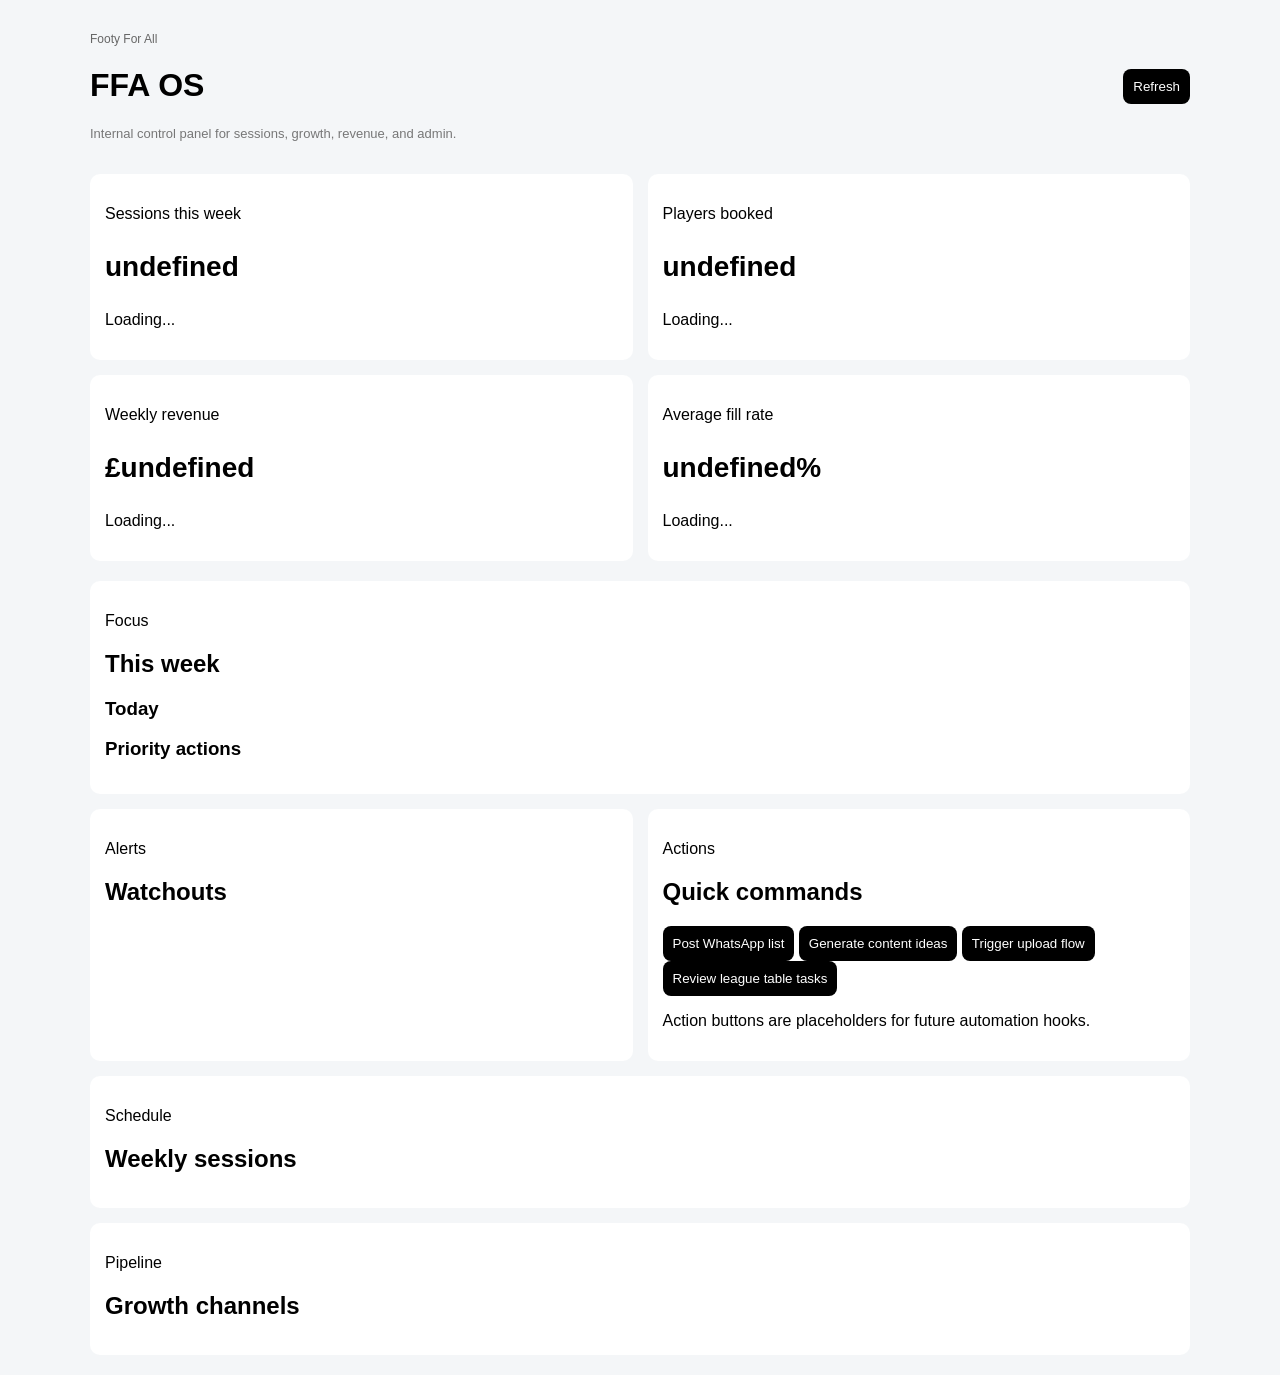
<file: index.html>
<!doctype html>
<html lang="en">
<head>
  <meta charset="UTF-8">
  <meta name="viewport" content="width=device-width, initial-scale=1.0">
  <title>FFA OS</title>
  <link rel="stylesheet" href="styles.css">
</head>
<body>
  <div class="app-shell">
    <header class="topbar">
      <div>
        <p class="eyebrow">Footy For All</p>
        <h1>FFA OS</h1>
        <p class="subtext">Internal control panel for sessions, growth, revenue, and admin.</p>
      </div>
      <div class="topbar-actions">
        <button class="btn btn-secondary" id="refreshBtn">Refresh</button>
      </div>
    </header>

    <main>
      <section class="hero-grid" id="kpiGrid">
        <article class="metric-card">
          <p class="metric-label">Sessions this week</p>
          <p class="metric-value" id="sessionsValue">-</p>
          <p class="metric-note" id="sessionsNote">Loading...</p>
        </article>
        <article class="metric-card">
          <p class="metric-label">Players booked</p>
          <p class="metric-value" id="playersValue">-</p>
          <p class="metric-note" id="playersNote">Loading...</p>
        </article>
        <article class="metric-card">
          <p class="metric-label">Weekly revenue</p>
          <p class="metric-value" id="revenueValue">-</p>
          <p class="metric-note" id="revenueNote">Loading...</p>
        </article>
        <article class="metric-card">
          <p class="metric-label">Average fill rate</p>
          <p class="metric-value" id="fillRateValue">-</p>
          <p class="metric-note" id="fillRateNote">Loading...</p>
        </article>
      </section>

      <section class="content-grid">
        <article class="panel panel-wide">
          <div class="panel-header">
            <div>
              <p class="panel-eyebrow">Focus</p>
              <h2>This week</h2>
            </div>
          </div>
          <div class="focus-grid">
            <div class="focus-card">
              <h3>Today</h3>
              <ul id="todayList" class="plain-list"></ul>
            </div>
            <div class="focus-card">
              <h3>Priority actions</h3>
              <ul id="priorityList" class="plain-list"></ul>
            </div>
          </div>
        </article>

        <article class="panel">
          <div class="panel-header">
            <div>
              <p class="panel-eyebrow">Alerts</p>
              <h2>Watchouts</h2>
            </div>
          </div>
          <ul id="alertsList" class="stack-list"></ul>
        </article>

        <article class="panel">
          <div class="panel-header">
            <div>
              <p class="panel-eyebrow">Actions</p>
              <h2>Quick commands</h2>
            </div>
          </div>
          <div class="action-grid">
            <button class="btn" data-action="whatsapp">Post WhatsApp list</button>
            <button class="btn" data-action="content">Generate content ideas</button>
            <button class="btn" data-action="upload">Trigger upload flow</button>
            <button class="btn" data-action="league">Review league table tasks</button>
          </div>
          <p class="helper-text" id="actionFeedback">Action buttons are placeholders for future automation hooks.</p>
        </article>

        <article class="panel panel-wide">
          <div class="panel-header">
            <div>
              <p class="panel-eyebrow">Schedule</p>
              <h2>Weekly sessions</h2>
            </div>
          </div>
          <div id="scheduleTable" class="schedule-table"></div>
        </article>

        <article class="panel panel-wide">
          <div class="panel-header">
            <div>
              <p class="panel-eyebrow">Pipeline</p>
              <h2>Growth channels</h2>
            </div>
          </div>
          <div id="channelList" class="channel-grid"></div>
        </article>
      </section>
    </main>
  </div>

  <script src="app.js"></script>
</body>
</html>
</file>
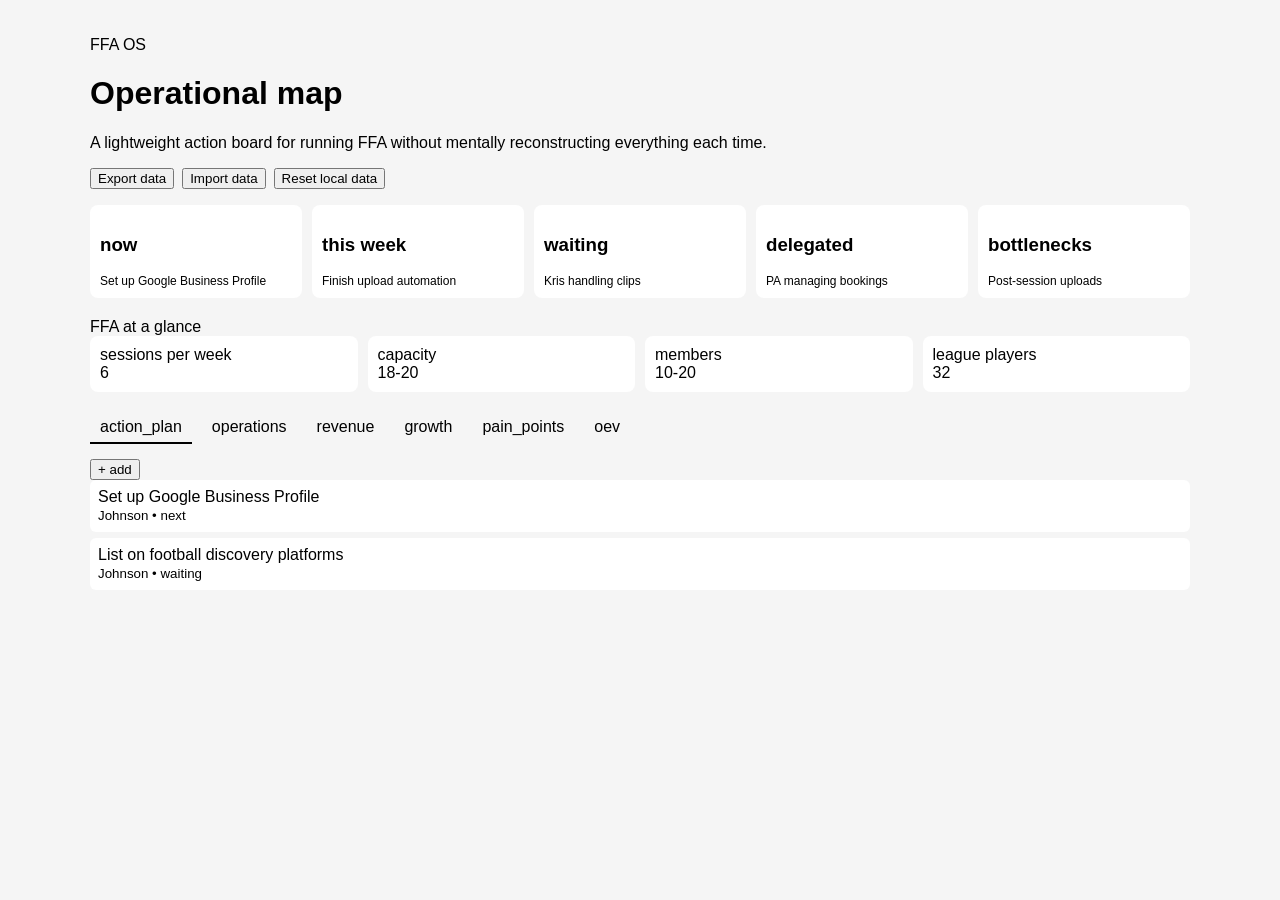
<file: v1/index.html>
<!doctype html>
<html lang="en">
<head>
  <meta charset="UTF-8">
  <meta name="viewport" content="width=device-width, initial-scale=1.0">
  <title>FFA OS V1</title>
  <link rel="stylesheet" href="styles.css">
</head>
<body>
  <div class="app">
    <header class="page-header">
      <div>
        <p class="eyebrow">FFA OS</p>
        <h1>Operational map</h1>
        <p class="subtext">A lightweight action board for running FFA without mentally reconstructing everything each time.</p>
      </div>
    </header>

    <section class="focus-strip" id="focusStrip"></section>

    <section class="section">
      <div class="section-title">FFA at a glance</div>
      <div class="grid g4" id="overviewGrid"></div>
    </section>

    <div class="tab-bar" id="tabs"></div>
    <div id="tabContents"></div>
  </div>

  <script src="app.js"></script>
</body>
</html>
</file>
<file: styles.css>
body { font-family: -apple-system, BlinkMacSystemFont, Segoe UI, sans-serif; margin: 0; background: #f4f6f8; }
.app-shell { max-width: 1100px; margin: auto; padding: 20px; }
.topbar { display:flex; justify-content:space-between; align-items:center; margin-bottom:20px; }
.eyebrow { font-size:12px; color:#666; }
.subtext { font-size:13px; color:#777; }
.hero-grid { display:grid; grid-template-columns:repeat(2,1fr); gap:15px; }
.metric-card { background:#fff; padding:15px; border-radius:10px; }
.metric-value { font-size:28px; font-weight:bold; }
.content-grid { display:grid; grid-template-columns:1fr 1fr; gap:15px; margin-top:20px; }
.panel { background:#fff; padding:15px; border-radius:10px; }
.panel-wide { grid-column:span 2; }
.btn { padding:10px; border:none; border-radius:8px; background:#000; color:#fff; cursor:pointer; }
.stack-list li { margin-bottom:8px; }
</file>
<file: v1/styles.css>
body{font-family:sans-serif;background:#f5f5f5;margin:0}
.app{max-width:1100px;margin:auto;padding:20px}
.section{margin-bottom:20px}
.grid{display:grid;gap:10px}
.g4{grid-template-columns:repeat(4,1fr)}
.metric{background:#fff;padding:10px;border-radius:8px}
.tab-bar{display:flex;gap:10px;margin:15px 0}
.tab{cursor:pointer;padding:6px 10px;border-bottom:2px solid transparent}
.tab.active{border-bottom:2px solid #000}
.tab-content{display:none}
.tab-content.active{display:block}
.focus-strip{display:grid;grid-template-columns:repeat(5,1fr);gap:10px;margin-bottom:20px}
.focus-block{background:#fff;padding:10px;border-radius:8px}
.focus-item{font-size:12px;margin-top:5px}
.item{background:#fff;padding:8px;margin-bottom:6px;border-radius:6px}
</file>
